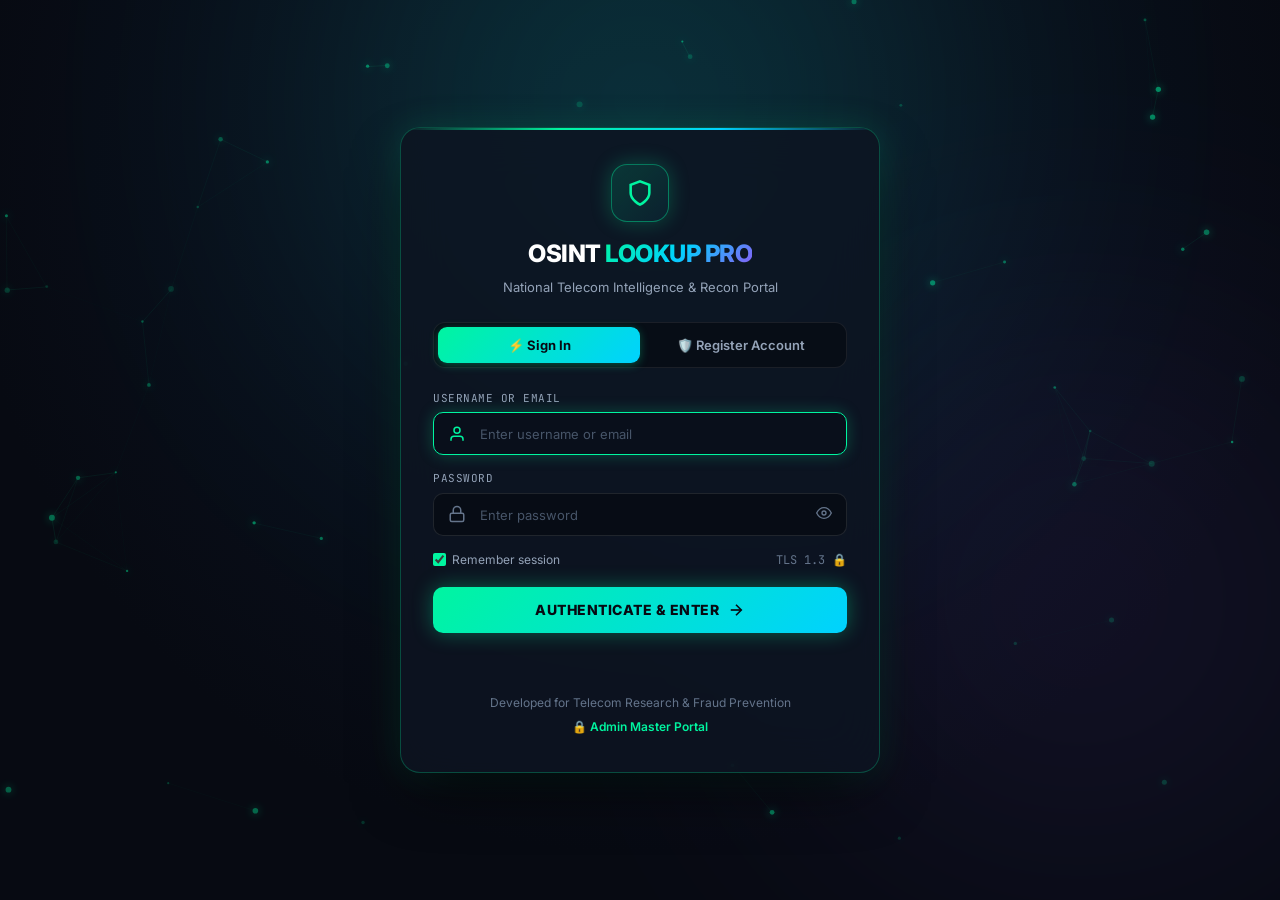
<file: templates/auth.html>
<!DOCTYPE html>
<html lang="hi">
<head>
  <meta charset="UTF-8">
  <meta name="viewport" content="width=device-width, initial-scale=1.0">
  <title>Security Gateway - OSINT Phone Intelligence Pro</title>
  <link rel="preconnect" href="https://fonts.googleapis.com">
  <link rel="preconnect" href="https://fonts.gstatic.com" crossorigin>
  <link href="https://fonts.googleapis.com/css2?family=Inter:wght@300;400;500;600;700;800&family=JetBrains+Mono:wght@400;500;600;700&display=swap" rel="stylesheet">
  <link rel="stylesheet" href="/static/style.css?v=3.5">
  <style>
    body.auth-body {
      display: flex;
      align-items: center;
      justify-content: center;
      min-height: 100vh;
      background: radial-gradient(circle at 50% 20%, #0d1527 0%, #070a12 70%);
      overflow: hidden;
      position: relative;
      padding: 20px;
    }
    #cyberCanvas {
      position: absolute;
      top: 0;
      left: 0;
      width: 100%;
      height: 100%;
      pointer-events: none;
      z-index: 0;
      opacity: 0.65;
    }
    .auth-wrapper {
      position: relative;
      z-index: 10;
      width: 100%;
      max-width: 480px;
      perspective: 1200px;
    }
    .auth-card {
      background: rgba(14, 20, 34, 0.85);
      backdrop-filter: blur(24px);
      -webkit-backdrop-filter: blur(24px);
      border: 1px solid rgba(0, 245, 160, 0.25);
      border-radius: 20px;
      padding: 36px 32px;
      box-shadow: 0 25px 60px -15px rgba(0, 0, 0, 0.8), 0 0 35px rgba(0, 245, 160, 0.15);
      position: relative;
      overflow: hidden;
      transition: all 0.4s cubic-bezier(0.16, 1, 0.3, 1);
    }
    .auth-card::before {
      content: '';
      position: absolute;
      top: 0;
      left: 0;
      right: 0;
      height: 2px;
      background: linear-gradient(90deg, transparent, #00f5a0, #00d2ff, transparent);
      animation: scanline 3s linear infinite;
    }
    @keyframes scanline {
      0% { transform: translateX(-100%); }
      100% { transform: translateX(100%); }
    }
    .auth-header {
      text-align: center;
      margin-bottom: 24px;
    }
    .auth-shield {
      width: 58px;
      height: 58px;
      margin: 0 auto 14px;
      border-radius: 16px;
      background: linear-gradient(135deg, rgba(0, 245, 160, 0.15), rgba(0, 210, 255, 0.05));
      border: 1px solid rgba(0, 245, 160, 0.4);
      display: flex;
      align-items: center;
      justify-content: center;
      color: #00f5a0;
      box-shadow: 0 0 20px rgba(0, 245, 160, 0.25);
      animation: floatBadge 4s ease-in-out infinite;
    }
    @keyframes floatBadge {
      0%, 100% { transform: translateY(0); }
      50% { transform: translateY(-5px); }
    }
    .auth-title {
      font-size: 24px;
      font-weight: 800;
      letter-spacing: -0.5px;
      color: #fff;
    }
    .auth-subtitle {
      font-size: 13px;
      color: #94a3b8;
      margin-top: 6px;
    }
    .tab-switch {
      display: flex;
      background: rgba(7, 10, 18, 0.7);
      border: 1px solid rgba(255, 255, 255, 0.08);
      border-radius: 12px;
      padding: 4px;
      margin-bottom: 22px;
    }
    .tab-btn {
      flex: 1;
      padding: 10px 14px;
      background: transparent;
      border: none;
      color: #94a3b8;
      font-family: 'Inter', sans-serif;
      font-size: 13px;
      font-weight: 600;
      border-radius: 9px;
      cursor: pointer;
      display: flex;
      align-items: center;
      justify-content: center;
      gap: 6px;
      transition: all 0.3s ease;
    }
    .tab-btn.active {
      color: #070a12;
      background: linear-gradient(135deg, #00f5a0, #00d2ff);
      font-weight: 700;
      box-shadow: 0 2px 10px rgba(0, 245, 160, 0.3);
    }
    .form-container {
      position: relative;
      min-height: 280px;
    }
    .auth-form {
      transition: all 0.35s cubic-bezier(0.16, 1, 0.3, 1);
    }
    .auth-form.hidden {
      display: none;
      opacity: 0;
      transform: translateX(20px);
    }
    .auth-form.visible {
      display: block;
      opacity: 1;
      transform: translateX(0);
      animation: fadeInForm 0.35s ease forwards;
    }
    @keyframes fadeInForm {
      from { opacity: 0; transform: translateY(10px); }
      to { opacity: 1; transform: translateY(0); }
    }
    .input-field-group {
      margin-bottom: 15px;
      position: relative;
    }
    .field-head {
      display: flex;
      justify-content: space-between;
      margin-bottom: 6px;
      font-size: 11px;
      font-family: 'JetBrains Mono', monospace;
      text-transform: uppercase;
      letter-spacing: 0.5px;
      color: #94a3b8;
    }
    .cyber-input-wrapper {
      position: relative;
      display: flex;
      align-items: center;
      background: rgba(8, 12, 20, 0.85);
      border: 1px solid rgba(255, 255, 255, 0.1);
      border-radius: 10px;
      transition: all 0.25s ease;
    }
    .cyber-input-wrapper:focus-within {
      border-color: #00f5a0;
      box-shadow: 0 0 15px rgba(0, 245, 160, 0.25);
      background: rgba(10, 16, 28, 0.95);
    }
    .input-icon {
      padding-left: 14px;
      color: #64748b;
      display: flex;
      align-items: center;
    }
    .cyber-input-wrapper:focus-within .input-icon {
      color: #00f5a0;
    }
    .cyber-input-wrapper input {
      width: 100%;
      background: transparent;
      border: none;
      padding: 12px 14px;
      color: #fff;
      font-family: 'Inter', sans-serif;
      font-size: 14px;
      outline: none;
    }
    .cyber-input-wrapper input::placeholder {
      color: #475569;
      font-size: 13px;
    }
    .toggle-pass-btn {
      background: transparent;
      border: none;
      color: #64748b;
      padding-right: 14px;
      cursor: pointer;
    }
    .toggle-pass-btn:hover { color: #00f5a0; }
    
    .strength-meter { margin-top: 8px; display: none; }
    .meter-bars { display: flex; gap: 5px; height: 4px; border-radius: 2px; overflow: hidden; margin-bottom: 4px; }
    .meter-seg { flex: 1; height: 100%; background: rgba(255, 255, 255, 0.1); border-radius: 2px; transition: background 0.3s ease; }
    .meter-label { font-size: 10px; font-family: 'JetBrains Mono', monospace; color: #94a3b8; }

    .btn-cyber-submit {
      width: 100%;
      margin-top: 18px;
      padding: 14px;
      border-radius: 10px;
      border: none;
      background: linear-gradient(135deg, #00f5a0, #00d2ff);
      color: #070a12;
      font-family: 'Inter', sans-serif;
      font-weight: 800;
      font-size: 14px;
      letter-spacing: 0.5px;
      cursor: pointer;
      display: flex;
      align-items: center;
      justify-content: center;
      gap: 8px;
      box-shadow: 0 0 20px rgba(0, 245, 160, 0.35);
      transition: all 0.25s ease;
    }
    .btn-cyber-submit:hover {
      transform: translateY(-2px);
      box-shadow: 0 0 30px rgba(0, 245, 160, 0.55);
    }
    .btn-cyber-submit:disabled {
      opacity: 0.6;
      cursor: not-allowed;
      transform: none;
    }
    .auth-alert {
      padding: 12px 14px;
      border-radius: 10px;
      font-size: 13px;
      margin-bottom: 18px;
      display: none;
      align-items: center;
      gap: 10px;
      animation: alertShake 0.4s ease;
    }
    .auth-alert.error {
      background: rgba(239, 68, 68, 0.15);
      border: 1px solid rgba(239, 68, 68, 0.4);
      color: #fca5a5;
    }
    .auth-alert.success {
      background: rgba(0, 245, 160, 0.15);
      border: 1px solid rgba(0, 245, 160, 0.4);
      color: #00f5a0;
    }
    @keyframes alertShake {
      0%, 100% { transform: translateX(0); }
      20%, 60% { transform: translateX(-6px); }
      40%, 80% { transform: translateX(6px); }
    }
    .auth-footer {
      text-align: center;
      margin-top: 24px;
      font-size: 12px;
      color: #64748b;
    }
    .auth-footer a { color: #00f5a0; text-decoration: none; font-weight: 600; }

    /* ==========================================
       6-Digit Cyber OTP Verification Screen
       ========================================== */
    .otp-card-view {
      text-align: center;
      animation: fadeInForm 0.4s ease;
    }
    .otp-inputs-grid {
      display: flex;
      justify-content: center;
      gap: 10px;
      margin: 24px 0 16px;
    }
    .otp-digit-box {
      width: 52px;
      height: 60px;
      border-radius: 12px;
      background: rgba(10, 16, 28, 0.9);
      border: 1.5px solid rgba(255, 255, 255, 0.12);
      color: #00f5a0;
      font-size: 26px;
      font-weight: 700;
      font-family: 'JetBrains Mono', monospace;
      text-align: center;
      outline: none;
      transition: all 0.25s ease;
    }
    .otp-digit-box:focus {
      border-color: #00f5a0;
      box-shadow: 0 0 18px rgba(0, 245, 160, 0.4);
      background: rgba(12, 22, 38, 0.95);
      transform: scale(1.05);
    }
    .resend-box {
      display: flex;
      align-items: center;
      justify-content: space-between;
      font-size: 12px;
      color: #94a3b8;
      margin-top: 14px;
    }
    .btn-resend {
      background: transparent;
      border: none;
      color: #00d2ff;
      cursor: pointer;
      font-weight: 600;
      font-size: 12px;
      text-decoration: underline;
    }
    .btn-resend:disabled {
      color: #64748b;
      cursor: not-allowed;
      text-decoration: none;
    }
  </style>
</head>
<body class="auth-body">
  <canvas id="cyberCanvas"></canvas>

  <div class="ambient-glow glow-top"></div>
  <div class="ambient-glow glow-bottom"></div>

  <div class="auth-wrapper">
    <div class="auth-card">
      <div class="auth-header">
        <div class="auth-shield">
          <svg viewBox="0 0 24 24" width="28" height="28" stroke="currentColor" stroke-width="2.2" fill="none">
            <path d="M12 22s8-4 8-10V5l-8-3-8 3v7c0 6 8 10 8 10z"></path>
          </svg>
        </div>
        <h1 class="auth-title">OSINT <span class="gradient-text">LOOKUP PRO</span></h1>
        <p class="auth-subtitle">National Telecom Intelligence & Recon Portal</p>
      </div>

      <!-- Tab Switcher (Hidden when OTP view is active) -->
      <div class="tab-switch" id="authTabSwitcher">
        <button id="tabLogin" class="tab-btn active" onclick="switchAuthTab('login')">
          <span>⚡ Sign In</span>
        </button>
        <button id="tabRegister" class="tab-btn" onclick="switchAuthTab('register')">
          <span>🛡️ Register Account</span>
        </button>
      </div>

      <!-- Alert Notification Banner -->
      <div id="authAlert" class="auth-alert">
        <span id="alertIcon">⚠️</span>
        <span id="alertMsg">Alert message</span>
      </div>

      <!-- Forms Container -->
      <div class="form-container">
        <!-- 1. LOGIN FORM -->
        <form id="loginForm" class="auth-form visible" onsubmit="handleLoginSubmit(event)">
          <div class="input-field-group">
            <div class="field-head">
              <span>Username or Email</span>
            </div>
            <div class="cyber-input-wrapper">
              <span class="input-icon">
                <svg viewBox="0 0 24 24" width="18" height="18" stroke="currentColor" stroke-width="2" fill="none">
                  <path d="M20 21v-2a4 4 0 0 0-4-4H8a4 4 0 0 0-4 4v2"></path>
                  <circle cx="12" cy="7" r="4"></circle>
                </svg>
              </span>
              <input type="text" id="loginIdentifier" placeholder="Enter username or email" required autocomplete="username" autofocus>
            </div>
          </div>

          <div class="input-field-group">
            <div class="field-head">
              <span>Password</span>
            </div>
            <div class="cyber-input-wrapper">
              <span class="input-icon">
                <svg viewBox="0 0 24 24" width="18" height="18" stroke="currentColor" stroke-width="2" fill="none">
                  <rect x="3" y="11" width="18" height="11" rx="2" ry="2"></rect>
                  <path d="M7 11V7a5 5 0 0 1 10 0v4"></path>
                </svg>
              </span>
              <input type="password" id="loginPassword" placeholder="Enter password" required autocomplete="current-password">
              <button type="button" class="toggle-pass-btn" onclick="togglePasswordVisibility('loginPassword', this)">
                <svg viewBox="0 0 24 24" width="16" height="16" stroke="currentColor" stroke-width="2" fill="none">
                  <path d="M1 12s4-8 11-8 11 8 11 8-4 8-11 8-11-8-11-8z"></path>
                  <circle cx="12" cy="12" r="3"></circle>
                </svg>
              </button>
            </div>
          </div>

          <div style="display:flex; justify-content:space-between; align-items:center; margin-top:12px; font-size:12px; color:#94a3b8;">
            <label style="display:flex; align-items:center; gap:6px; cursor:pointer;">
              <input type="checkbox" id="rememberMe" checked style="accent-color:#00f5a0;">
              <span>Remember session</span>
            </label>
            <span style="color:#64748b; font-family:'JetBrains Mono';">TLS 1.3 🔒</span>
          </div>

          <button type="submit" id="loginSubmitBtn" class="btn-cyber-submit">
            <span class="btn-text">AUTHENTICATE & ENTER</span>
            <svg viewBox="0 0 24 24" width="18" height="18" stroke="currentColor" stroke-width="2.2" fill="none">
              <line x1="5" y1="12" x2="19" y2="12"></line>
              <polyline points="12 5 19 12 12 19"></polyline>
            </svg>
          </button>
        </form>

        <!-- 2. REGISTER FORM -->
        <form id="registerForm" class="auth-form hidden" onsubmit="handleRegisterSubmit(event)">
          <div class="input-field-group">
            <div class="field-head">
              <span>Choose Username</span>
              <span style="font-size:10px; color:#64748b;">Letters & numbers only</span>
            </div>
            <div class="cyber-input-wrapper">
              <span class="input-icon">
                <svg viewBox="0 0 24 24" width="18" height="18" stroke="currentColor" stroke-width="2" fill="none">
                  <path d="M16 21v-2a4 4 0 0 0-4-4H5a4 4 0 0 0-4 4v2"></path>
                  <circle cx="8.5" cy="7" r="4"></circle>
                </svg>
              </span>
              <input type="text" id="regUsername" placeholder="e.g. cyber_recon99" required minlength="3" maxlength="30" autocomplete="off">
            </div>
          </div>

          <div class="input-field-group">
            <div class="field-head">
              <span>Email Address</span>
              <span style="font-size:10px; color:#ef4444;">No temp-mail</span>
            </div>
            <div class="cyber-input-wrapper">
              <span class="input-icon">
                <svg viewBox="0 0 24 24" width="18" height="18" stroke="currentColor" stroke-width="2" fill="none">
                  <path d="M4 4h16c1.1 0 2 .9 2 2v12c0 1.1-.9 2-2 2H4c-1.1 0-2-.9-2-2V6c0-1.1.9-2 2-2z"></path>
                  <polyline points="22,6 12,13 2,6"></polyline>
                </svg>
              </span>
              <input type="email" id="regEmail" placeholder="your.name@gmail.com" required autocomplete="email">
            </div>
          </div>

          <div class="input-field-group">
            <div class="field-head">
              <span>Password</span>
              <span id="strengthText" style="font-size:10px; color:#64748b;">Min 6 characters</span>
            </div>
            <div class="cyber-input-wrapper">
              <span class="input-icon">
                <svg viewBox="0 0 24 24" width="18" height="18" stroke="currentColor" stroke-width="2" fill="none">
                  <rect x="3" y="11" width="18" height="11" rx="2" ry="2"></rect>
                  <path d="M7 11V7a5 5 0 0 1 10 0v4"></path>
                </svg>
              </span>
              <input type="password" id="regPassword" placeholder="Create strong password" required minlength="6" oninput="checkPasswordStrength(this.value)">
              <button type="button" class="toggle-pass-btn" onclick="togglePasswordVisibility('regPassword', this)">
                <svg viewBox="0 0 24 24" width="16" height="16" stroke="currentColor" stroke-width="2" fill="none">
                  <path d="M1 12s4-8 11-8 11 8 11 8-4 8-11 8-11-8-11-8z"></path>
                  <circle cx="12" cy="12" r="3"></circle>
                </svg>
              </button>
            </div>
            <div id="strengthMeter" class="strength-meter">
              <div class="meter-bars">
                <div class="meter-seg" id="seg1"></div>
                <div class="meter-seg" id="seg2"></div>
                <div class="meter-seg" id="seg3"></div>
                <div class="meter-seg" id="seg4"></div>
              </div>
              <div class="meter-label" id="meterDesc">Security Score: ...</div>
            </div>
          </div>

          <div class="input-field-group">
            <div class="field-head">
              <span>Confirm Password</span>
            </div>
            <div class="cyber-input-wrapper">
              <span class="input-icon">
                <svg viewBox="0 0 24 24" width="18" height="18" stroke="currentColor" stroke-width="2" fill="none">
                  <polyline points="20 6 9 17 4 12"></polyline>
                </svg>
              </span>
              <input type="password" id="regConfirmPassword" placeholder="Re-enter password" required minlength="6">
            </div>
          </div>

          <div style="font-size:12px; color:#00f5a0; margin-top:8px; display:flex; align-items:center; gap:6px;">
            <span>⚡ Instant Access: 3 Free OSINT phone lookups included!</span>
          </div>

          <button type="submit" id="regSubmitBtn" class="btn-cyber-submit">
            <span class="btn-text">CREATE SECURE ACCOUNT ➔</span>
          </button>
        </form>

        <!-- 3. OTP VERIFICATION SCREEN -->
        <div id="otpSection" class="otp-card-view" style="display: none;">
          <div style="font-size:36px; margin-bottom:8px;">🔐</div>
          <h3 style="color:#00f5a0; font-size:18px;">Security Verification</h3>
          <p style="font-size:13px; color:#cbd5e1; margin-top:4px;">
            Aapke email <b id="otpTargetEmail" style="color:#00d2ff;">...</b> par 6-digit OTP bheja gaya hai:
          </p>

          <form onsubmit="handleOtpSubmit(event)">
            <div class="otp-inputs-grid">
              <input type="text" maxlength="1" class="otp-digit-box" id="otp1" oninput="otpMove(this, 1, event)" onkeydown="otpBack(this, 1, event)">
              <input type="text" maxlength="1" class="otp-digit-box" id="otp2" oninput="otpMove(this, 2, event)" onkeydown="otpBack(this, 2, event)">
              <input type="text" maxlength="1" class="otp-digit-box" id="otp3" oninput="otpMove(this, 3, event)" onkeydown="otpBack(this, 3, event)">
              <input type="text" maxlength="1" class="otp-digit-box" id="otp4" oninput="otpMove(this, 4, event)" onkeydown="otpBack(this, 4, event)">
              <input type="text" maxlength="1" class="otp-digit-box" id="otp5" oninput="otpMove(this, 5, event)" onkeydown="otpBack(this, 5, event)">
              <input type="text" maxlength="1" class="otp-digit-box" id="otp6" oninput="otpMove(this, 6, event)" onkeydown="otpBack(this, 6, event)">
            </div>

            <button type="submit" id="verifyOtpBtn" class="btn-cyber-submit">
              <span class="btn-text">VERIFY CODE & ENTER DASHBOARD</span>
            </button>
          </form>

          <div class="resend-box">
            <span id="countdownTimer">Resend in 60s</span>
            <button id="resendBtn" class="btn-resend" onclick="resendOtp()" disabled>Resend Code</button>
          </div>

          <div style="margin-top:16px;">
            <a href="javascript:void(0)" onclick="cancelOtpView()" style="color:#94a3b8; font-size:12px; text-decoration:none;">← Edit Registration Details</a>
          </div>
        </div>
      </div>

      <div class="auth-footer">
        <span>Developed for Telecom Research & Fraud Prevention</span>
        <div style="margin-top:6px;">
          <a href="/admin">🔒 Admin Master Portal</a>
        </div>
      </div>
    </div>
  </div>

  <script>
    // Matrix particle background
    const canvas = document.getElementById("cyberCanvas");
    const ctx = canvas.getContext("2d");
    let width = canvas.width = window.innerWidth;
    let height = canvas.height = window.innerHeight;

    window.addEventListener("resize", () => {
      width = canvas.width = window.innerWidth;
      height = canvas.height = window.innerHeight;
    });

    const particles = [];
    const count = Math.min(60, Math.floor(width / 22));

    for (let i = 0; i < count; i++) {
      particles.push({
        x: Math.random() * width,
        y: Math.random() * height,
        vx: (Math.random() - 0.5) * 0.8,
        vy: (Math.random() - 0.5) * 0.8,
        radius: Math.random() * 2 + 1,
        alpha: Math.random() * 0.6 + 0.2
      });
    }

    function renderCyberCanvas() {
      ctx.clearRect(0, 0, width, height);
      for (let i = 0; i < particles.length; i++) {
        for (let j = i + 1; j < particles.length; j++) {
          const dx = particles[i].x - particles[j].x;
          const dy = particles[i].y - particles[j].y;
          const dist = Math.sqrt(dx * dx + dy * dy);
          if (dist < 120) {
            ctx.beginPath();
            ctx.moveTo(particles[i].x, particles[i].y);
            ctx.lineTo(particles[j].x, particles[j].y);
            ctx.strokeStyle = `rgba(0, 245, 160, ${0.18 * (1 - dist / 120)})`;
            ctx.lineWidth = 0.8;
            ctx.stroke();
          }
        }
      }
      particles.forEach(p => {
        p.x += p.vx;
        p.y += p.vy;
        if (p.x < 0 || p.x > width) p.vx *= -1;
        if (p.y < 0 || p.y > height) p.vy *= -1;
        ctx.beginPath();
        ctx.arc(p.x, p.y, p.radius, 0, Math.PI * 2);
        ctx.fillStyle = `rgba(0, 245, 160, ${p.alpha})`;
        ctx.shadowBlur = 8;
        ctx.shadowColor = "#00f5a0";
        ctx.fill();
        ctx.shadowBlur = 0;
      });
      requestAnimationFrame(renderCyberCanvas);
    }
    renderCyberCanvas();

    // Tab Switcher
    function switchAuthTab(tab) {
      clearAlert();
      cancelOtpView();
      const loginForm = document.getElementById("loginForm");
      const regForm = document.getElementById("registerForm");
      const tabLogin = document.getElementById("tabLogin");
      const tabReg = document.getElementById("tabRegister");

      if (tab === "login") {
        tabLogin.classList.add("active");
        tabReg.classList.remove("active");
        loginForm.classList.remove("hidden");
        loginForm.classList.add("visible");
        regForm.classList.remove("visible");
        regForm.classList.add("hidden");
        document.getElementById("loginIdentifier").focus();
      } else {
        tabReg.classList.add("active");
        tabLogin.classList.remove("active");
        regForm.classList.remove("hidden");
        regForm.classList.add("visible");
        loginForm.classList.remove("visible");
        loginForm.classList.add("hidden");
        document.getElementById("regUsername").focus();
      }
    }

    function checkPasswordStrength(val) {
      const meter = document.getElementById("strengthMeter");
      const s1 = document.getElementById("seg1");
      const s2 = document.getElementById("seg2");
      const s3 = document.getElementById("seg3");
      const s4 = document.getElementById("seg4");
      const desc = document.getElementById("meterDesc");

      if (!val) {
        meter.style.display = "none";
        return;
      }
      meter.style.display = "block";

      let score = 0;
      if (val.length >= 6) score++;
      if (val.length >= 10) score++;
      if (/[A-Z]/.test(val) && /[a-z]/.test(val)) score++;
      if (/[0-9]/.test(val) || /[^A-Za-z0-9]/.test(val)) score++;

      [s1, s2, s3, s4].forEach(s => s.style.background = "rgba(255,255,255,0.1)");

      if (score === 1) {
        s1.style.background = "#ef4444";
        desc.textContent = "Security: WEAK (Add numbers & symbols)";
        desc.style.color = "#ef4444";
      } else if (score === 2) {
        s1.style.background = s2.style.background = "#eab308";
        desc.textContent = "Security: FAIR (Good, make it longer)";
        desc.style.color = "#eab308";
      } else if (score === 3) {
        s1.style.background = s2.style.background = s3.style.background = "#00d2ff";
        desc.textContent = "Security: STRONG (Great password!)";
        desc.style.color = "#00d2ff";
      } else if (score >= 4) {
        s1.style.background = s2.style.background = s3.style.background = s4.style.background = "#00f5a0";
        desc.textContent = "Security: ELITE (Military-grade entropy)";
        desc.style.color = "#00f5a0";
      }
    }

    function togglePasswordVisibility(fieldId, btn) {
      const input = document.getElementById(fieldId);
      if (input.type === "password") {
        input.type = "text";
        btn.style.color = "#00f5a0";
      } else {
        input.type = "password";
        btn.style.color = "#64748b";
      }
    }

    function showAlert(msg, isError = true) {
      const box = document.getElementById("authAlert");
      const icon = document.getElementById("alertIcon");
      const text = document.getElementById("alertMsg");
      box.className = "auth-alert " + (isError ? "error" : "success");
      icon.textContent = isError ? "⚠️" : "✅";
      text.textContent = msg;
      box.style.display = "flex";
    }

    function clearAlert() {
      document.getElementById("authAlert").style.display = "none";
    }

    async function getClientFp() {
      let fp = localStorage.getItem("osint_fp") || "";
      if (!fp) {
        fp = "fp_" + Math.random().toString(36).substring(2, 10) + Date.now().toString(36);
        localStorage.setItem("osint_fp", fp);
      }
      return fp;
    }

    // Login Handler
    async function handleLoginSubmit(e) {
      e.preventDefault();
      clearAlert();

      const ident = document.getElementById("loginIdentifier").value.trim();
      const pass = document.getElementById("loginPassword").value;
      const btn = document.getElementById("loginSubmitBtn");

      btn.disabled = true;
      btn.querySelector(".btn-text").textContent = "VERIFYING CREDENTIALS...";

      try {
        const fp = await getClientFp();
        const res = await fetch("/api/login", {
          method: "POST",
          headers: { "Content-Type": "application/json" },
          body: JSON.stringify({ identifier: ident, password: pass, fingerprint: fp })
        });
        const data = await res.json();
        btn.disabled = false;
        btn.querySelector(".btn-text").textContent = "AUTHENTICATE & ENTER";

        if (res.ok && data.success) {
          showAlert("Authentication verified! Entering dashboard...", false);
          setTimeout(() => { window.location.href = data.redirect || "/"; }, 600);
        } else {
          showAlert(data.error || "Login fail hua. Kripya check karein.");
        }
      } catch (err) {
        btn.disabled = false;
        btn.querySelector(".btn-text").textContent = "AUTHENTICATE & ENTER";
        showAlert("Network connection error: " + err.message);
      }
    }

    // Direct Instant Registration Handler
    async function handleRegisterSubmit(e) {
      e.preventDefault();
      clearAlert();

      const username = document.getElementById("regUsername").value.trim();
      const email = document.getElementById("regEmail").value.trim().toLowerCase();
      const pass = document.getElementById("regPassword").value;
      const confirmPass = document.getElementById("regConfirmPassword").value;
      const btn = document.getElementById("regSubmitBtn");

      if (pass !== confirmPass) {
        showAlert("Password aur Confirm Password match nahi ho rahe!");
        return;
      }

      btn.disabled = true;
      btn.querySelector(".btn-text").textContent = "CREATING SECURE ACCOUNT...";

      try {
        const fp = await getClientFp();
        const res = await fetch("/api/register", {
          method: "POST",
          headers: { "Content-Type": "application/json" },
          body: JSON.stringify({ username, email, password: pass, fingerprint: fp })
        });

        const data = await res.json();
        btn.disabled = false;
        btn.querySelector(".btn-text").textContent = "CREATE SECURE ACCOUNT ➔";

        if (res.ok && data.success) {
          showAlert("🎉 Account successfully created! Entering dashboard...", false);
          setTimeout(() => {
            window.location.href = data.redirect || "/";
          }, 600);
        } else {
          showAlert(data.error || "Registration fail hua. Kripya details check karein.");
        }
      } catch (err) {
        btn.disabled = false;
        btn.querySelector(".btn-text").textContent = "CREATE SECURE ACCOUNT ➔";
        showAlert("Network connection error: " + err.message);
      }
    }

    // Step 1: Register form submit -> Request OTP (Preserved for future OTP toggle)
    let pendingRegEmail = "";
    let resendInterval = null;

    async function handleRegisterStep1(e) {
      e.preventDefault();
      clearAlert();

      const username = document.getElementById("regUsername").value.trim();
      const email = document.getElementById("regEmail").value.trim().toLowerCase();
      const pass = document.getElementById("regPassword").value;
      const confirmPass = document.getElementById("regConfirmPassword").value;
      const btn = document.getElementById("regSubmitBtn");

      if (pass !== confirmPass) {
        showAlert("Password aur Confirm Password match nahi ho rahe!");
        return;
      }

      btn.disabled = true;
      btn.querySelector(".btn-text").textContent = "GENERATING SECURITY CODE...";

      try {
        const fp = await getClientFp();
        const res = await fetch("/api/send-otp", {
          method: "POST",
          headers: { "Content-Type": "application/json" },
          body: JSON.stringify({ username, email, password: pass, fingerprint: fp })
        });

        const data = await res.json();
        btn.disabled = false;
        btn.querySelector(".btn-text").textContent = "SEND VERIFICATION CODE ➔";

        if (res.ok && data.success) {
          pendingRegEmail = email;
          showOtpScreen(email);
          showAlert(data.message, false);
        } else {
          showAlert(data.error || "Verification code send nahi ho paya.");
        }
      } catch (err) {
        btn.disabled = false;
        btn.querySelector(".btn-text").textContent = "SEND VERIFICATION CODE ➔";
        showAlert("Network connection error: " + err.message);
      }
    }

    // Step 2: Show OTP Screen & Timer
    function showOtpScreen(email) {
      document.getElementById("registerForm").style.display = "none";
      document.getElementById("loginForm").style.display = "none";
      document.getElementById("authTabSwitcher").style.display = "none";
      document.getElementById("otpSection").style.display = "block";
      document.getElementById("otpTargetEmail").textContent = email;

      for (let i = 1; i <= 6; i++) {
        const el = document.getElementById("otp" + i);
        if (el) el.value = "";
      }
      setTimeout(() => document.getElementById("otp1").focus(), 150);

      startCountdown(60);
    }

    function cancelOtpView() {
      document.getElementById("otpSection").style.display = "none";
      document.getElementById("authTabSwitcher").style.display = "flex";
      document.getElementById("registerForm").style.display = "block";
      if (resendInterval) clearInterval(resendInterval);
    }

    function startCountdown(seconds) {
      if (resendInterval) clearInterval(resendInterval);
      const timerLabel = document.getElementById("countdownTimer");
      const resendBtn = document.getElementById("resendBtn");
      resendBtn.disabled = true;

      let remaining = seconds;
      timerLabel.textContent = `Resend in ${remaining}s`;

      resendInterval = setInterval(() => {
        remaining--;
        if (remaining <= 0) {
          clearInterval(resendInterval);
          timerLabel.textContent = "Code expire hone par resend karein:";
          resendBtn.disabled = false;
        } else {
          timerLabel.textContent = `Resend in ${remaining}s`;
        }
      }, 1000);
    }

    async function resendOtp() {
      if (!pendingRegEmail) return;
      clearAlert();
      try {
        const res = await fetch("/api/resend-otp", {
          method: "POST",
          headers: { "Content-Type": "application/json" },
          body: JSON.stringify({ email: pendingRegEmail })
        });
        const d = await res.json();
        if (res.ok && d.success) {
          showAlert("Naya verification code send kar diya gaya hai!", false);
          startCountdown(60);
        } else {
          showAlert(d.error || "Resend failed");
        }
      } catch (e) {
        showAlert("Error resending OTP: " + e.message);
      }
    }

    // OTP Input Navigation Helpers
    function otpMove(input, index, e) {
      input.value = input.value.replace(/\D/g, "");
      if (input.value && index < 6) {
        const next = document.getElementById("otp" + (index + 1));
        if (next) next.focus();
      }
    }

    function otpBack(input, index, e) {
      if (e.key === "Backspace" && !input.value && index > 1) {
        const prev = document.getElementById("otp" + (index - 1));
        if (prev) prev.focus();
      }
    }

    // Handle Paste event on OTP
    document.addEventListener("paste", (e) => {
      const otpSection = document.getElementById("otpSection");
      if (otpSection && otpSection.style.display !== "none") {
        const text = (e.clipboardData || window.clipboardData).getData("text").trim();
        const digits = text.replace(/\D/g, "").slice(0, 6);
        if (digits.length === 6) {
          for (let i = 1; i <= 6; i++) {
            document.getElementById("otp" + i).value = digits[i - 1];
          }
          document.getElementById("otp6").focus();
        }
      }
    });

    // Step 3: Verify OTP & Login
    async function handleOtpSubmit(e) {
      e.preventDefault();
      clearAlert();

      let code = "";
      for (let i = 1; i <= 6; i++) {
        code += document.getElementById("otp" + i).value.trim();
      }

      if (code.length !== 6) {
        showAlert("Kripya poora 6-digit OTP enter karein!");
        return;
      }

      const btn = document.getElementById("verifyOtpBtn");
      btn.disabled = true;
      btn.querySelector(".btn-text").textContent = "VERIFYING SECURITY CODE...";

      try {
        const res = await fetch("/api/verify-otp", {
          method: "POST",
          headers: { "Content-Type": "application/json" },
          body: JSON.stringify({ email: pendingRegEmail, otp_code: code })
        });
        const data = await res.json();
        btn.disabled = false;
        btn.querySelector(".btn-text").textContent = "VERIFY CODE & ENTER DASHBOARD";

        if (res.ok && data.success) {
          showAlert("Code Verified! Initializing dashboard...", false);
          setTimeout(() => {
            window.location.href = data.redirect || "/";
          }, 700);
        } else {
          showAlert(data.error || "OTP verification failed");
        }
      } catch (err) {
        btn.disabled = false;
        btn.querySelector(".btn-text").textContent = "VERIFY CODE & ENTER DASHBOARD";
        showAlert("Network connection error: " + err.message);
      }
    }
  </script>
</body>
</html>
</file>
<file: static/style.css>
/* ==========================================================================
   OSINT LOOKUP PRO - ULTRA MODERN DARK GLASSMORPHISM STYLESHEET
   ========================================================================== */

:root {
  --bg-main: #070a12;
  --bg-card: rgba(18, 24, 38, 0.75);
  --bg-card-hover: rgba(24, 32, 50, 0.85);
  --border-subtle: rgba(255, 255, 255, 0.08);
  --border-glow: rgba(0, 245, 160, 0.35);

  --accent-cyan: #00f5a0;
  --accent-blue: #00d2ff;
  --accent-purple: #8b5cf6;
  --accent-gold: #ffd700;
  --accent-red: #ef4444;

  --text-main: #f8fafc;
  --text-muted: #94a3b8;
  --text-dim: #64748b;

  --radius-sm: 8px;
  --radius-md: 14px;
  --radius-lg: 20px;
  --radius-pill: 9999px;

  --shadow-glow: 0 0 25px rgba(0, 245, 160, 0.25);
  --transition: all 0.25s cubic-bezier(0.16, 1, 0.3, 1);
}

*, *::before, *::after {
  box-sizing: border-box;
  margin: 0;
  padding: 0;
}

body {
  background-color: var(--bg-main);
  color: var(--text-main);
  font-family: 'Inter', -apple-system, BlinkMacSystemFont, sans-serif;
  min-height: 100vh;
  position: relative;
  overflow-x: hidden;
  line-height: 1.5;
  -webkit-font-smoothing: antialiased;
}

/* Ambient Ambient Glows */
.ambient-glow {
  position: absolute;
  width: 600px;
  height: 600px;
  border-radius: 50%;
  filter: blur(140px);
  pointer-events: none;
  z-index: 0;
  opacity: 0.15;
}
.glow-top {
  top: -200px;
  left: 50%;
  transform: translateX(-50%);
  background: radial-gradient(circle, var(--accent-cyan), var(--accent-blue));
}
.glow-bottom {
  bottom: 0;
  right: -100px;
  background: radial-gradient(circle, var(--accent-purple), transparent);
}

/* Glassmorphism Panel Component */
.glass-panel {
  background: var(--bg-card);
  backdrop-filter: blur(20px);
  -webkit-backdrop-filter: blur(20px);
  border: 1px solid var(--border-subtle);
  border-radius: var(--radius-md);
  box-shadow: 0 10px 30px -10px rgba(0, 0, 0, 0.5);
  position: relative;
  z-index: 1;
}

/* ==========================================================================
   Navbar
   ========================================================================== */
.navbar {
  position: sticky;
  top: 0;
  z-index: 100;
  background: rgba(7, 10, 18, 0.8);
  backdrop-filter: blur(15px);
  border-bottom: 1px solid var(--border-subtle);
}
.nav-container {
  max-width: 1200px;
  margin: 0 auto;
  padding: 14px 20px;
  display: flex;
  justify-content: space-between;
  align-items: center;
}
.brand {
  display: flex;
  align-items: center;
  gap: 12px;
  text-decoration: none;
}
.brand-icon {
  width: 38px;
  height: 38px;
  border-radius: var(--radius-sm);
  background: linear-gradient(135deg, rgba(0, 245, 160, 0.2), rgba(0, 210, 255, 0.1));
  border: 1px solid var(--border-glow);
  display: flex;
  align-items: center;
  justify-content: center;
  color: var(--accent-cyan);
  box-shadow: 0 0 15px rgba(0, 245, 160, 0.2);
}
.brand-text {
  display: flex;
  flex-direction: column;
}
.brand-title {
  font-size: 18px;
  font-weight: 800;
  letter-spacing: -0.5px;
  color: #fff;
}
.text-accent {
  color: var(--accent-cyan);
}
.brand-tag {
  font-size: 10px;
  font-family: 'JetBrains Mono', monospace;
  color: var(--text-dim);
  letter-spacing: 1px;
}

.nav-actions {
  display: flex;
  align-items: center;
  gap: 12px;
}
.status-pill {
  display: flex;
  align-items: center;
  gap: 6px;
  padding: 6px 12px;
  background: rgba(255, 255, 255, 0.04);
  border: 1px solid var(--border-subtle);
  border-radius: var(--radius-pill);
  font-size: 12px;
  color: var(--text-muted);
}
.status-dot {
  width: 8px;
  height: 8px;
  border-radius: 50%;
  background: var(--accent-cyan);
  box-shadow: 0 0 8px var(--accent-cyan);
  animation: pulse 2s infinite;
}

.quota-badge {
  padding: 6px 14px;
  border-radius: var(--radius-pill);
  font-size: 12px;
  font-weight: 600;
  display: flex;
  align-items: center;
  gap: 6px;
}
.quota-badge.free {
  background: rgba(0, 210, 255, 0.12);
  color: var(--accent-blue);
  border: 1px solid rgba(0, 210, 255, 0.25);
}
.quota-badge.premium {
  background: linear-gradient(135deg, rgba(255, 215, 0, 0.2), rgba(245, 158, 11, 0.1));
  color: var(--accent-gold);
  border: 1px solid rgba(255, 215, 0, 0.4);
  box-shadow: 0 0 15px rgba(255, 215, 0, 0.2);
}
.quota-badge.exhausted {
  background: rgba(239, 68, 68, 0.15);
  color: #f87171;
  border: 1px solid rgba(239, 68, 68, 0.3);
}

.btn-pro {
  background: linear-gradient(135deg, #ffd700, #f59e0b);
  color: #000;
  font-weight: 700;
  font-size: 13px;
  padding: 8px 16px;
  border-radius: var(--radius-pill);
  border: none;
  cursor: pointer;
  display: flex;
  align-items: center;
  gap: 6px;
  transition: var(--transition);
  box-shadow: 0 0 15px rgba(255, 215, 0, 0.3);
}
.btn-pro:hover {
  transform: translateY(-1px);
  box-shadow: 0 0 25px rgba(255, 215, 0, 0.5);
}
.btn-icon {
  background: rgba(255, 255, 255, 0.05);
  border: 1px solid var(--border-subtle);
  color: var(--text-muted);
  width: 36px;
  height: 36px;
  border-radius: 50%;
  display: flex;
  align-items: center;
  justify-content: center;
  cursor: pointer;
  transition: var(--transition);
}
.btn-icon:hover {
  color: #fff;
  border-color: rgba(255, 255, 255, 0.2);
}

/* ==========================================================================
   Hero Section & Search Input
   ========================================================================== */
.main-wrapper {
  max-width: 1000px;
  margin: 0 auto;
  padding: 40px 20px 80px;
  position: relative;
  z-index: 1;
}

.hero-section {
  text-align: center;
  margin-bottom: 35px;
}
.badge-pill {
  display: inline-flex;
  align-items: center;
  gap: 8px;
  padding: 6px 14px;
  background: rgba(0, 245, 160, 0.08);
  border: 1px solid rgba(0, 245, 160, 0.25);
  border-radius: var(--radius-pill);
  font-size: 11px;
  font-family: 'JetBrains Mono', monospace;
  color: var(--accent-cyan);
  letter-spacing: 1px;
  margin-bottom: 18px;
}
.badge-pulse {
  width: 6px;
  height: 6px;
  border-radius: 50%;
  background: var(--accent-cyan);
  box-shadow: 0 0 8px var(--accent-cyan);
}
.hero-title {
  font-size: clamp(32px, 5vw, 48px);
  font-weight: 800;
  letter-spacing: -1px;
  line-height: 1.15;
  margin-bottom: 14px;
}
.gradient-text {
  background: linear-gradient(135deg, #00f5a0 0%, #00d2ff 50%, #8b5cf6 100%);
  -webkit-background-clip: text;
  -webkit-text-fill-color: transparent;
}
.hero-subtitle {
  color: var(--text-muted);
  font-size: 16px;
  max-width: 650px;
  margin: 0 auto 30px;
}

/* Search Card */
.search-card {
  max-width: 720px;
  margin: 0 auto;
  padding: 12px;
  background: rgba(18, 24, 38, 0.85);
  border: 1px solid rgba(0, 245, 160, 0.25);
  box-shadow: 0 10px 40px -10px rgba(0, 0, 0, 0.6), inset 0 1px 0 rgba(255, 255, 255, 0.1);
  transition: var(--transition);
}
.search-card:focus-within {
  border-color: var(--accent-cyan);
  box-shadow: 0 0 25px rgba(0, 245, 160, 0.25);
}

.search-input-group {
  display: flex;
  align-items: center;
  background: rgba(10, 14, 23, 0.8);
  border: 1px solid var(--border-subtle);
  border-radius: var(--radius-sm);
  padding: 6px 8px;
  gap: 8px;
}
.country-pill {
  display: flex;
  align-items: center;
  gap: 6px;
  padding: 8px 12px;
  background: rgba(255, 255, 255, 0.05);
  border-radius: 6px;
  font-weight: 600;
  font-size: 15px;
  color: #fff;
  user-select: none;
}
.search-input-group input {
  flex: 1;
  background: transparent;
  border: none;
  color: #fff;
  font-size: 18px;
  font-family: 'JetBrains Mono', monospace;
  font-weight: 600;
  letter-spacing: 1px;
  padding: 8px;
  outline: none;
}
.search-input-group input::placeholder {
  color: var(--text-dim);
  font-family: 'Inter', sans-serif;
  font-size: 15px;
  font-weight: 400;
  letter-spacing: normal;
}
.btn-clear {
  background: transparent;
  border: none;
  color: var(--text-dim);
  font-size: 16px;
  cursor: pointer;
  padding: 4px 8px;
}
.btn-clear:hover {
  color: #fff;
}

.btn-scan {
  background: linear-gradient(135deg, var(--accent-cyan), #00d2ff);
  color: #070a12;
  font-weight: 800;
  font-size: 14px;
  letter-spacing: 0.5px;
  border: none;
  padding: 12px 24px;
  border-radius: 8px;
  cursor: pointer;
  transition: var(--transition);
  box-shadow: 0 0 15px rgba(0, 245, 160, 0.35);
}
.btn-scan:hover {
  transform: translateY(-1px);
  box-shadow: 0 0 25px rgba(0, 245, 160, 0.55);
}
.btn-scan-content {
  display: flex;
  align-items: center;
  gap: 8px;
}

.search-footer {
  display: flex;
  justify-content: space-between;
  align-items: center;
  padding: 10px 8px 4px;
  font-size: 12px;
  color: var(--text-dim);
}
.input-counter {
  font-family: 'JetBrains Mono', monospace;
}
.sample-try {
  display: flex;
  align-items: center;
  gap: 6px;
}
.sample-chip {
  background: rgba(255, 255, 255, 0.05);
  border: 1px solid var(--border-subtle);
  color: var(--accent-cyan);
  padding: 2px 8px;
  border-radius: 4px;
  font-family: 'JetBrains Mono', monospace;
  font-size: 11px;
  cursor: pointer;
  transition: var(--transition);
}
.sample-chip:hover {
  background: rgba(0, 245, 160, 0.15);
  border-color: var(--accent-cyan);
}

/* ==========================================================================
   Radar Scanner & Skeleton Loading
   ========================================================================== */
.scanning-state {
  margin: 30px 0;
  display: flex;
  flex-direction: column;
  align-items: center;
}

/* Animated Radar */
.radar-container {
  width: 220px;
  height: 220px;
  border-radius: 50%;
  background: radial-gradient(circle, rgba(0, 245, 160, 0.05) 0%, rgba(7, 10, 18, 0.9) 80%);
  border: 2px solid rgba(0, 245, 160, 0.4);
  position: relative;
  overflow: hidden;
  box-shadow: 0 0 35px rgba(0, 245, 160, 0.2), inset 0 0 30px rgba(0, 245, 160, 0.1);
  margin-bottom: 20px;
}
.radar-circle {
  position: absolute;
  top: 50%;
  left: 50%;
  transform: translate(-50%, -50%);
  border-radius: 50%;
  border: 1px solid rgba(0, 245, 160, 0.2);
}
.circle-1 { width: 33%; height: 33%; }
.circle-2 { width: 66%; height: 66%; }
.circle-3 { width: 100%; height: 100%; }

.radar-crosshair-h {
  position: absolute;
  top: 50%;
  left: 0;
  width: 100%;
  height: 1px;
  background: rgba(0, 245, 160, 0.2);
}
.radar-crosshair-v {
  position: absolute;
  left: 50%;
  top: 0;
  width: 1px;
  height: 100%;
  background: rgba(0, 245, 160, 0.2);
}

.radar-sweep {
  position: absolute;
  top: 0;
  left: 0;
  width: 100%;
  height: 100%;
  border-radius: 50%;
  background: conic-gradient(from 0deg, rgba(0, 245, 160, 0.4) 0deg, rgba(0, 245, 160, 0) 60deg);
  animation: radar-sweep 2s linear infinite;
  transform-origin: center center;
}
@keyframes radar-sweep {
  0% { transform: rotate(0deg); }
  100% { transform: rotate(360deg); }
}

.radar-blip {
  position: absolute;
  width: 8px;
  height: 8px;
  border-radius: 50%;
  background: #fff;
  box-shadow: 0 0 10px #fff, 0 0 20px var(--accent-cyan);
  animation: blip 1.5s ease-out infinite;
}
.blip-1 { top: 35%; left: 62%; animation-delay: 0.3s; }
.blip-2 { top: 70%; left: 40%; animation-delay: 0.9s; }

@keyframes blip {
  0% { transform: scale(0.5); opacity: 0; }
  50% { transform: scale(1.3); opacity: 1; }
  100% { transform: scale(1); opacity: 0.2; }
}

/* Scanning Terminal Box */
.scanning-terminal {
  width: 100%;
  max-width: 600px;
  background: #090d16;
  border: 1px solid var(--border-subtle);
  border-radius: var(--radius-sm);
  overflow: hidden;
  margin-bottom: 25px;
}
.terminal-header {
  background: rgba(255, 255, 255, 0.03);
  padding: 8px 12px;
  display: flex;
  align-items: center;
  gap: 6px;
  border-bottom: 1px solid var(--border-subtle);
}
.terminal-dot { width: 8px; height: 8px; border-radius: 50%; }
.terminal-dot.red { background: #ef4444; }
.terminal-dot.yellow { background: #eab308; }
.terminal-dot.green { background: #10b981; }
.terminal-title {
  font-family: 'JetBrains Mono', monospace;
  font-size: 11px;
  color: var(--text-dim);
  margin-left: 8px;
}
.terminal-body {
  padding: 14px;
  font-family: 'JetBrains Mono', monospace;
  font-size: 13px;
  color: var(--accent-cyan);
}
.terminal-log {
  white-space: pre-wrap;
  word-break: break-all;
}

/* Skeleton Loading */
.skeleton-grid {
  width: 100%;
  display: grid;
  grid-template-columns: repeat(auto-fit, minmax(280px, 1fr));
  gap: 16px;
}
.skeleton-card {
  background: var(--bg-card);
  border: 1px solid var(--border-subtle);
  border-radius: var(--radius-md);
  padding: 24px;
}
.skeleton-line {
  height: 14px;
  border-radius: 4px;
  margin-bottom: 12px;
}
.skeleton-line.title { height: 22px; width: 60%; margin-bottom: 20px; }
.skeleton-line.short { width: 40%; }
.shimmer {
  background: linear-gradient(90deg, rgba(255,255,255,0.03) 25%, rgba(255,255,255,0.09) 50%, rgba(255,255,255,0.03) 75%);
  background-size: 200% 100%;
  animation: shimmer 1.8s infinite;
}
@keyframes shimmer {
  0% { background-position: -200% 0; }
  100% { background-position: 200% 0; }
}

/* ==========================================================================
   Results Section & Structured Cards
   ========================================================================== */
.results-section {
  margin-top: 30px;
}
.results-toolbar {
  padding: 16px 20px;
  display: flex;
  justify-content: space-between;
  align-items: center;
  flex-wrap: wrap;
  gap: 15px;
  margin-bottom: 24px;
}
.results-summary {
  display: flex;
  align-items: center;
  gap: 14px;
}
.verified-icon {
  width: 42px;
  height: 42px;
  border-radius: 50%;
  background: rgba(0, 245, 160, 0.15);
  border: 1px solid var(--accent-cyan);
  color: var(--accent-cyan);
  display: flex;
  align-items: center;
  justify-content: center;
}
.results-number {
  font-size: 20px;
  font-weight: 800;
  font-family: 'JetBrains Mono', monospace;
  color: #fff;
}
.results-sub {
  font-size: 12px;
  color: var(--accent-cyan);
  text-transform: uppercase;
  letter-spacing: 0.5px;
}
.toolbar-actions {
  display: flex;
  gap: 10px;
}
.btn-tool {
  background: rgba(255, 255, 255, 0.05);
  border: 1px solid var(--border-subtle);
  color: var(--text-main);
  padding: 8px 14px;
  border-radius: var(--radius-sm);
  font-size: 13px;
  font-weight: 600;
  display: flex;
  align-items: center;
  gap: 6px;
  cursor: pointer;
  transition: var(--transition);
}
.btn-tool:hover {
  background: rgba(255, 255, 255, 0.1);
  border-color: rgba(255, 255, 255, 0.2);
}

/* Cards Grid */
.cards-grid {
  display: grid;
  grid-template-columns: repeat(auto-fit, minmax(310px, 1fr));
  gap: 18px;
}
.data-card {
  padding: 22px;
  display: flex;
  flex-direction: column;
  transition: var(--transition);
}
.data-card:hover {
  border-color: rgba(0, 245, 160, 0.3);
  transform: translateY(-2px);
}
.card-header {
  display: flex;
  align-items: center;
  gap: 10px;
  margin-bottom: 18px;
  padding-bottom: 12px;
  border-bottom: 1px solid var(--border-subtle);
}
.card-icon {
  font-size: 20px;
}
.card-title {
  font-size: 15px;
  font-weight: 700;
  text-transform: uppercase;
  letter-spacing: 0.5px;
  color: var(--text-muted);
}
.card-body {
  display: flex;
  flex-direction: column;
  gap: 14px;
}
.field-row {
  display: flex;
  flex-direction: column;
  gap: 3px;
}
.field-label {
  font-size: 11px;
  text-transform: uppercase;
  letter-spacing: 0.5px;
  color: var(--text-dim);
}
.field-value {
  font-size: 15px;
  font-weight: 600;
  color: #fff;
  word-break: break-word;
}
.field-value.highlight {
  color: var(--accent-cyan);
  font-size: 17px;
}
.chip-container {
  display: flex;
  flex-wrap: wrap;
  gap: 8px;
  margin-top: 4px;
}
.clickable-chip {
  background: rgba(0, 245, 160, 0.1);
  border: 1px solid rgba(0, 245, 160, 0.3);
  color: var(--accent-cyan);
  padding: 4px 10px;
  border-radius: var(--radius-pill);
  font-family: 'JetBrains Mono', monospace;
  font-size: 13px;
  font-weight: 600;
  cursor: pointer;
  transition: var(--transition);
}
.clickable-chip:hover {
  background: var(--accent-cyan);
  color: #000;
  box-shadow: 0 0 10px var(--accent-cyan);
}
.btn-map-link {
  display: inline-flex;
  align-items: center;
  gap: 6px;
  margin-top: 10px;
  padding: 8px 12px;
  background: rgba(0, 210, 255, 0.1);
  border: 1px solid rgba(0, 210, 255, 0.3);
  border-radius: 6px;
  color: var(--accent-blue);
  text-decoration: none;
  font-size: 13px;
  font-weight: 600;
  width: fit-content;
  transition: var(--transition);
}
.btn-map-link:hover {
  background: rgba(0, 210, 255, 0.2);
}

/* ==========================================================================
   Error Banner
   ========================================================================== */
.error-banner {
  margin-top: 25px;
  padding: 18px 24px;
  background: rgba(239, 68, 68, 0.1);
  border: 1px solid rgba(239, 68, 68, 0.3);
  display: flex;
  align-items: center;
  gap: 16px;
}
.error-icon {
  font-size: 28px;
}
.error-content h4 {
  font-size: 16px;
  font-weight: 700;
  color: #f87171;
}
.error-content p {
  font-size: 14px;
  color: #cbd5e1;
  margin-top: 2px;
}
.btn-retry {
  margin-left: auto;
  background: #ef4444;
  color: #fff;
  border: none;
  padding: 8px 16px;
  border-radius: 6px;
  font-weight: 700;
  cursor: pointer;
}

/* ==========================================================================
   Pricing & Payment Modal
   ========================================================================== */
.modal-overlay {
  position: fixed;
  top: 0;
  left: 0;
  width: 100%;
  height: 100%;
  z-index: 1000;
  display: flex;
  align-items: center;
  justify-content: center;
  padding: 20px;
}
.modal-backdrop {
  position: absolute;
  top: 0;
  left: 0;
  width: 100%;
  height: 100%;
  background: rgba(5, 7, 12, 0.85);
  backdrop-filter: blur(12px);
}
.modal-card {
  width: 100%;
  max-width: 580px;
  max-height: 90vh;
  overflow-y: auto;
  padding: 30px;
  position: relative;
  z-index: 2;
  border: 1px solid rgba(255, 215, 0, 0.3);
  box-shadow: 0 0 50px rgba(0, 0, 0, 0.8), 0 0 30px rgba(255, 215, 0, 0.15);
}
.modal-close {
  position: absolute;
  top: 20px;
  right: 20px;
  background: rgba(255, 255, 255, 0.05);
  border: 1px solid var(--border-subtle);
  color: var(--text-dim);
  width: 32px;
  height: 32px;
  border-radius: 50%;
  cursor: pointer;
  display: flex;
  align-items: center;
  justify-content: center;
  transition: var(--transition);
}
.modal-close:hover {
  color: #fff;
}
.modal-header {
  text-align: center;
  margin-bottom: 24px;
}
.pro-crown {
  font-size: 34px;
  margin-bottom: 6px;
}
.modal-header h2 {
  font-size: 26px;
  font-weight: 800;
}
.modal-header p {
  color: var(--text-muted);
  font-size: 14px;
  margin-top: 6px;
}

/* Plans Container */
.plans-container {
  display: grid;
  grid-template-columns: 1fr 1fr;
  gap: 12px;
  margin-bottom: 24px;
}
.plan-card {
  padding: 16px;
  border-radius: 12px;
  background: rgba(255, 255, 255, 0.03);
  border: 2px solid var(--border-subtle);
  cursor: pointer;
  transition: var(--transition);
  position: relative;
}
.plan-card:hover {
  border-color: rgba(255, 215, 0, 0.4);
}
.plan-card.active {
  border-color: var(--accent-gold);
  background: rgba(255, 215, 0, 0.08);
  box-shadow: 0 0 20px rgba(255, 215, 0, 0.2);
}
.popular-badge {
  position: absolute;
  top: -10px;
  left: 50%;
  transform: translateX(-50%);
  background: linear-gradient(135deg, #ffd700, #f59e0b);
  color: #000;
  font-size: 9px;
  font-weight: 800;
  padding: 2px 8px;
  border-radius: var(--radius-pill);
  letter-spacing: 0.5px;
  white-space: nowrap;
}
.plan-name {
  font-size: 15px;
  font-weight: 700;
  color: #fff;
}
.plan-desc {
  font-size: 11px;
  color: var(--text-muted);
  margin-top: 2px;
}
.plan-price {
  font-size: 24px;
  font-weight: 800;
  font-family: 'JetBrains Mono', monospace;
  color: var(--accent-gold);
  margin-top: 10px;
}
.plan-price .period {
  font-size: 12px;
  color: var(--text-dim);
  font-weight: 400;
}

/* Payment Box */
.payment-box {
  background: rgba(10, 14, 23, 0.85);
  border: 1px solid var(--border-subtle);
  border-radius: 12px;
  padding: 18px;
  margin-bottom: 20px;
}
.tab-title {
  font-size: 13px;
  font-weight: 600;
  color: var(--text-muted);
  display: block;
  margin-bottom: 12px;
}
.qr-wrapper {
  display: flex;
  gap: 18px;
  align-items: center;
}
.qr-frame {
  width: 140px;
  height: 140px;
  background: #fff;
  padding: 8px;
  border-radius: 8px;
  position: relative;
  flex-shrink: 0;
}
.qr-img {
  width: 100%;
  height: 100%;
  object-fit: contain;
  display: block;
}
.qr-corner {
  position: absolute;
  width: 10px;
  height: 10px;
  border: 2px solid var(--accent-cyan);
}
.qr-corner.top-left { top: -3px; left: -3px; border-right: none; border-bottom: none; }
.qr-corner.top-right { top: -3px; right: -3px; border-left: none; border-bottom: none; }
.qr-corner.btm-left { bottom: -3px; left: -3px; border-right: none; border-top: none; }
.qr-corner.btm-right { bottom: -3px; right: -3px; border-left: none; border-top: none; }

.pay-details {
  display: flex;
  flex-direction: column;
  gap: 8px;
  flex: 1;
}
.payee-row, .upi-row {
  font-size: 13px;
}
.pay-details .lbl {
  color: var(--text-dim);
  margin-right: 6px;
}
.pay-details .val {
  color: #fff;
  font-weight: 600;
}
.upi-code {
  background: rgba(255, 255, 255, 0.06);
  padding: 3px 6px;
  border-radius: 4px;
  font-size: 12px;
  color: var(--accent-cyan);
}
.btn-copy-upi {
  background: transparent;
  border: 1px solid var(--border-subtle);
  color: var(--accent-cyan);
  padding: 2px 6px;
  border-radius: 4px;
  font-size: 11px;
  cursor: pointer;
  margin-left: 6px;
}
.btn-copy-upi:hover {
  background: rgba(0, 245, 160, 0.1);
}
.btn-upi-app {
  display: block;
  text-align: center;
  background: linear-gradient(135deg, #00f5a0, #00d2ff);
  color: #070a12;
  font-weight: 700;
  text-decoration: none;
  font-size: 13px;
  padding: 10px;
  border-radius: 8px;
  margin-top: 6px;
  transition: var(--transition);
}
.btn-upi-app:hover {
  transform: translateY(-1px);
  box-shadow: 0 0 15px rgba(0, 245, 160, 0.4);
}

/* "I Have Paid" Form */
.have-paid-section {
  border-top: 1px solid var(--border-subtle);
  padding-top: 16px;
}
.form-title {
  font-size: 13px;
  font-weight: 600;
  color: var(--text-main);
  margin-bottom: 8px;
}
.form-row {
  display: flex;
  gap: 8px;
}
.input-utr {
  flex: 1;
  background: #090d16;
  border: 1px solid var(--border-subtle);
  color: #fff;
  padding: 10px 14px;
  border-radius: 8px;
  font-family: 'JetBrains Mono', monospace;
  font-size: 14px;
  outline: none;
}
.input-utr:focus {
  border-color: var(--accent-gold);
}
.btn-submit-pay {
  background: linear-gradient(135deg, #ffd700, #f59e0b);
  color: #000;
  font-weight: 700;
  border: none;
  padding: 10px 16px;
  border-radius: 8px;
  cursor: pointer;
  white-space: nowrap;
  font-size: 13px;
  transition: var(--transition);
}
.btn-submit-pay:hover {
  transform: translateY(-1px);
  box-shadow: 0 0 15px rgba(255, 215, 0, 0.4);
}
.form-help {
  font-size: 11px;
  color: var(--text-dim);
  margin-top: 6px;
}

/* YouPI-PG Sovereign Gateway Styles */
.youpi-station {
  border: 1px solid rgba(0, 245, 160, 0.25) !important;
  box-shadow: 0 0 25px rgba(0, 245, 160, 0.08) inset;
}
.youpi-header-strip {
  display: flex;
  justify-content: space-between;
  align-items: center;
  margin-bottom: 12px;
  padding-bottom: 8px;
  border-bottom: 1px solid rgba(255, 255, 255, 0.06);
}
.youpi-tag {
  display: inline-flex;
  align-items: center;
  gap: 6px;
  background: rgba(0, 245, 160, 0.1);
  border: 1px solid rgba(0, 245, 160, 0.3);
  padding: 4px 10px;
  border-radius: 6px;
  font-size: 11px;
  font-weight: 700;
  color: #00f5a0;
  font-family: 'JetBrains Mono', monospace;
}
.pulse-dot {
  width: 7px;
  height: 7px;
  background: #00f5a0;
  border-radius: 50%;
  box-shadow: 0 0 8px #00f5a0;
  animation: youpiPulse 1.6s infinite ease-in-out;
}
@keyframes youpiPulse {
  0%, 100% { opacity: 1; transform: scale(1); }
  50% { opacity: 0.3; transform: scale(0.8); }
}
.youpi-timer {
  font-family: 'JetBrains Mono', monospace;
  font-size: 12px;
  font-weight: 700;
  color: #ffd700;
  background: rgba(255, 215, 0, 0.1);
  border: 1px solid rgba(255, 215, 0, 0.25);
  padding: 4px 10px;
  border-radius: 6px;
}
.youpi-apps-title {
  font-size: 11px;
  color: #94a3b8;
  font-family: 'JetBrains Mono', monospace;
  text-transform: uppercase;
  letter-spacing: 0.5px;
  margin-top: 10px;
  margin-bottom: 6px;
}
.youpi-apps-grid {
  display: grid;
  grid-template-columns: repeat(4, 1fr);
  gap: 6px;
  margin-bottom: 8px;
}
.btn-upi-mini {
  background: rgba(255, 255, 255, 0.06);
  border: 1px solid rgba(255, 255, 255, 0.12);
  border-radius: 6px;
  padding: 7px 4px;
  text-align: center;
  font-size: 11px;
  font-weight: 700;
  color: #f8fafc;
  text-decoration: none;
  transition: all 0.2s ease;
  display: block;
}
.btn-upi-mini:hover {
  border-color: #00f5a0;
  color: #00f5a0;
  background: rgba(0, 245, 160, 0.12);
  transform: translateY(-1px);
}
.youpi-status-banner {
  margin-top: 14px;
  padding: 10px 14px;
  background: rgba(0, 210, 255, 0.06);
  border: 1px dashed rgba(0, 210, 255, 0.3);
  border-radius: 8px;
  display: flex;
  align-items: center;
  gap: 12px;
}
.polling-spin {
  width: 14px;
  height: 14px;
  border: 2px solid rgba(0, 210, 255, 0.2);
  border-top-color: #00d2ff;
  border-radius: 50%;
  animation: youpiSpin 0.9s linear infinite;
  flex-shrink: 0;
}
@keyframes youpiSpin {
  100% { transform: rotate(360deg); }
}
.polling-info {
  display: flex;
  flex-direction: column;
}
.polling-text {
  font-size: 12px;
  font-weight: 600;
  color: #00d2ff;
}
.polling-sub {
  font-size: 10px;
  color: #64748b;
}
.btn-youpi-portal {
  display: block;
  text-align: center;
  padding: 10px;
  background: rgba(0, 245, 160, 0.15);
  border: 1px solid #00f5a0;
  color: #00f5a0;
  border-radius: 8px;
  font-weight: 700;
  font-size: 12px;
  text-decoration: none;
  transition: all 0.2s ease;
}
.btn-youpi-portal:hover {
  background: #00f5a0;
  color: #070a12;
}
.utr-accordion {
  border: 1px dashed rgba(255, 255, 255, 0.1);
  padding: 10px 14px;
  border-radius: 8px;
  background: rgba(0,0,0,0.2);
}
.utr-accordion summary {
  color: #94a3b8;
  font-size: 12px;
}
.utr-accordion summary:hover {
  color: #00f5a0;
}

/* Verification State Box */
.verifying-box {
  background: rgba(234, 179, 8, 0.1);
  border: 1px solid rgba(234, 179, 8, 0.3);
  border-radius: 12px;
  padding: 20px;
  display: flex;
  gap: 16px;
  align-items: center;
}
.spinner {
  width: 32px;
  height: 32px;
  border: 3px solid rgba(234, 179, 8, 0.2);
  border-top-color: #eab308;
  border-radius: 50%;
  animation: spin 1s linear infinite;
}
@keyframes spin {
  100% { transform: rotate(360deg); }
}
.verifying-content h4 {
  color: #eab308;
  font-size: 16px;
  font-weight: 700;
}
.verifying-content p {
  color: #e2e8f0;
  font-size: 13px;
  margin-top: 2px;
}
.verifying-content .sub {
  color: var(--text-muted);
  font-size: 12px;
  margin-top: 4px;
}
.verify-actions {
  margin-top: 10px;
}

/* ==========================================================================
   History Drawer
   ========================================================================== */
.history-drawer {
  position: fixed;
  top: 0;
  right: 0;
  width: 320px;
  height: 100%;
  background: #090d16;
  border-left: 1px solid var(--border-subtle);
  z-index: 200;
  display: flex;
  flex-direction: column;
  padding: 20px;
  box-shadow: -10px 0 30px rgba(0, 0, 0, 0.5);
}
.drawer-header {
  display: flex;
  justify-content: space-between;
  align-items: center;
  padding-bottom: 15px;
  border-bottom: 1px solid var(--border-subtle);
}
.btn-close-drawer {
  background: transparent;
  border: none;
  color: var(--text-dim);
  font-size: 18px;
  cursor: pointer;
}
.history-list {
  flex: 1;
  overflow-y: auto;
  padding: 15px 0;
  display: flex;
  flex-direction: column;
  gap: 10px;
}
.history-item {
  background: rgba(255, 255, 255, 0.03);
  border: 1px solid var(--border-subtle);
  border-radius: 8px;
  padding: 10px 12px;
  cursor: pointer;
  transition: var(--transition);
  display: flex;
  justify-content: space-between;
  align-items: center;
}
.history-item:hover {
  border-color: var(--accent-cyan);
  background: rgba(0, 245, 160, 0.05);
}
.history-number {
  font-family: 'JetBrains Mono', monospace;
  font-weight: 600;
  font-size: 14px;
}
.history-time {
  font-size: 11px;
  color: var(--text-dim);
}
.drawer-footer {
  border-top: 1px solid var(--border-subtle);
  padding-top: 15px;
}
.btn-clear-history {
  width: 100%;
  background: transparent;
  border: 1px solid var(--border-subtle);
  color: var(--text-dim);
  padding: 8px;
  border-radius: 6px;
  font-size: 12px;
  cursor: pointer;
}
.btn-clear-history:hover {
  color: #ef4444;
  border-color: #ef4444;
}

/* Info Section */
.info-section {
  margin-top: 60px;
}
.info-grid {
  display: grid;
  grid-template-columns: repeat(auto-fit, minmax(260px, 1fr));
  gap: 18px;
}
.info-card {
  padding: 24px;
}
.info-icon {
  font-size: 26px;
  margin-bottom: 12px;
}
.info-card h3 {
  font-size: 16px;
  font-weight: 700;
  margin-bottom: 8px;
}
.info-card p {
  color: var(--text-muted);
  font-size: 13px;
  line-height: 1.6;
}

/* Toast */
.toast {
  position: fixed;
  bottom: 30px;
  left: 50%;
  transform: translateX(-50%) translateY(100px);
  background: #111827;
  border: 1px solid var(--accent-cyan);
  color: #fff;
  padding: 12px 24px;
  border-radius: var(--radius-pill);
  font-size: 14px;
  font-weight: 600;
  box-shadow: 0 10px 30px rgba(0, 0, 0, 0.8), 0 0 20px rgba(0, 245, 160, 0.3);
  z-index: 2000;
  opacity: 0;
  transition: all 0.3s cubic-bezier(0.16, 1, 0.3, 1);
  pointer-events: none;
}
.toast.show {
  transform: translateX(-50%) translateY(0);
  opacity: 1;
}

/* Footer */
.footer {
  border-top: 1px solid var(--border-subtle);
  margin-top: 80px;
  padding: 30px 20px;
  background: rgba(7, 10, 18, 0.6);
  position: relative;
  z-index: 1;
}
.footer-container {
  max-width: 1000px;
  margin: 0 auto;
  text-align: center;
}
.disclaimer {
  font-size: 12px;
  color: var(--text-dim);
  max-width: 600px;
  margin: 0 auto 16px;
}
.footer-bottom {
  display: flex;
  justify-content: space-between;
  align-items: center;
  font-size: 13px;
  color: var(--text-muted);
  flex-wrap: wrap;
  gap: 10px;
}
.dev-name {
  color: var(--accent-cyan);
  font-weight: 700;
}
.admin-link {
  color: var(--text-dim);
  text-decoration: none;
}
.admin-link:hover {
  color: #fff;
}

/* Animations */
@keyframes pulse {
  0% { transform: scale(0.95); box-shadow: 0 0 0 0 rgba(0, 245, 160, 0.7); }
  70% { transform: scale(1); box-shadow: 0 0 0 8px rgba(0, 245, 160, 0); }
  100% { transform: scale(0.95); box-shadow: 0 0 0 0 rgba(0, 245, 160, 0); }
}

/* Responsive adjustments */
@media (max-width: 640px) {
  .nav-container { padding: 10px 14px; }
  .status-pill { display: none; }
  .search-input-group { flex-wrap: wrap; }
  .search-input-group input { width: 100%; order: 2; }
  .country-pill { order: 1; }
  .btn-scan { width: 100%; order: 3; justify-content: center; }
  .plans-container { grid-template-columns: 1fr; }
  .qr-wrapper { flex-direction: column; text-align: center; }
  .form-row { flex-direction: column; }
}

/* User Profile Navbar Pill */
.user-profile-pill {
  display: flex;
  align-items: center;
  gap: 8px;
  padding: 6px 14px;
  background: rgba(255, 255, 255, 0.05);
  border: 1px solid rgba(0, 245, 160, 0.3);
  border-radius: var(--radius-pill);
  font-size: 13px;
  font-weight: 600;
  color: #fff;
}
.user-avatar-icon {
  font-size: 14px;
}
.user-name-text {
  max-width: 120px;
  white-space: nowrap;
  overflow: hidden;
  text-overflow: ellipsis;
  color: var(--accent-cyan);
}

.btn-logout:hover {
  background: rgba(239, 68, 68, 0.2);
  border-color: rgba(239, 68, 68, 0.4);
  color: #ef4444;
}

/* Quota Exhaustion Alert Banner */
.quota-warning-banner {
  max-width: 720px;
  margin: 0 auto 20px;
  padding: 16px 22px;
  display: flex;
  align-items: center;
  justify-content: space-between;
  gap: 16px;
  border-color: rgba(255, 215, 0, 0.4);
  background: linear-gradient(135deg, rgba(255, 215, 0, 0.1), rgba(18, 24, 38, 0.85));
  box-shadow: 0 0 25px rgba(255, 215, 0, 0.15);
  animation: bannerGlow 3s ease-in-out infinite alternate;
}
@keyframes bannerGlow {
  0% { border-color: rgba(255, 215, 0, 0.3); }
  100% { border-color: rgba(255, 215, 0, 0.7); box-shadow: 0 0 30px rgba(255, 215, 0, 0.25); }
}
.warning-left {
  display: flex;
  align-items: center;
  gap: 14px;
  text-align: left;
}
.warning-icon {
  font-size: 26px;
}
.warning-title {
  font-size: 15px;
  font-weight: 700;
  color: #ffd700;
}
.warning-desc {
  font-size: 12px;
  color: #cbd5e1;
  margin-top: 2px;
}
@media (max-width: 640px) {
  .quota-warning-banner {
    flex-direction: column;
    text-align: center;
  }
  .warning-left {
    flex-direction: column;
    text-align: center;
  }
  .user-name-text {
    max-width: 80px;
  }
}
</file>
